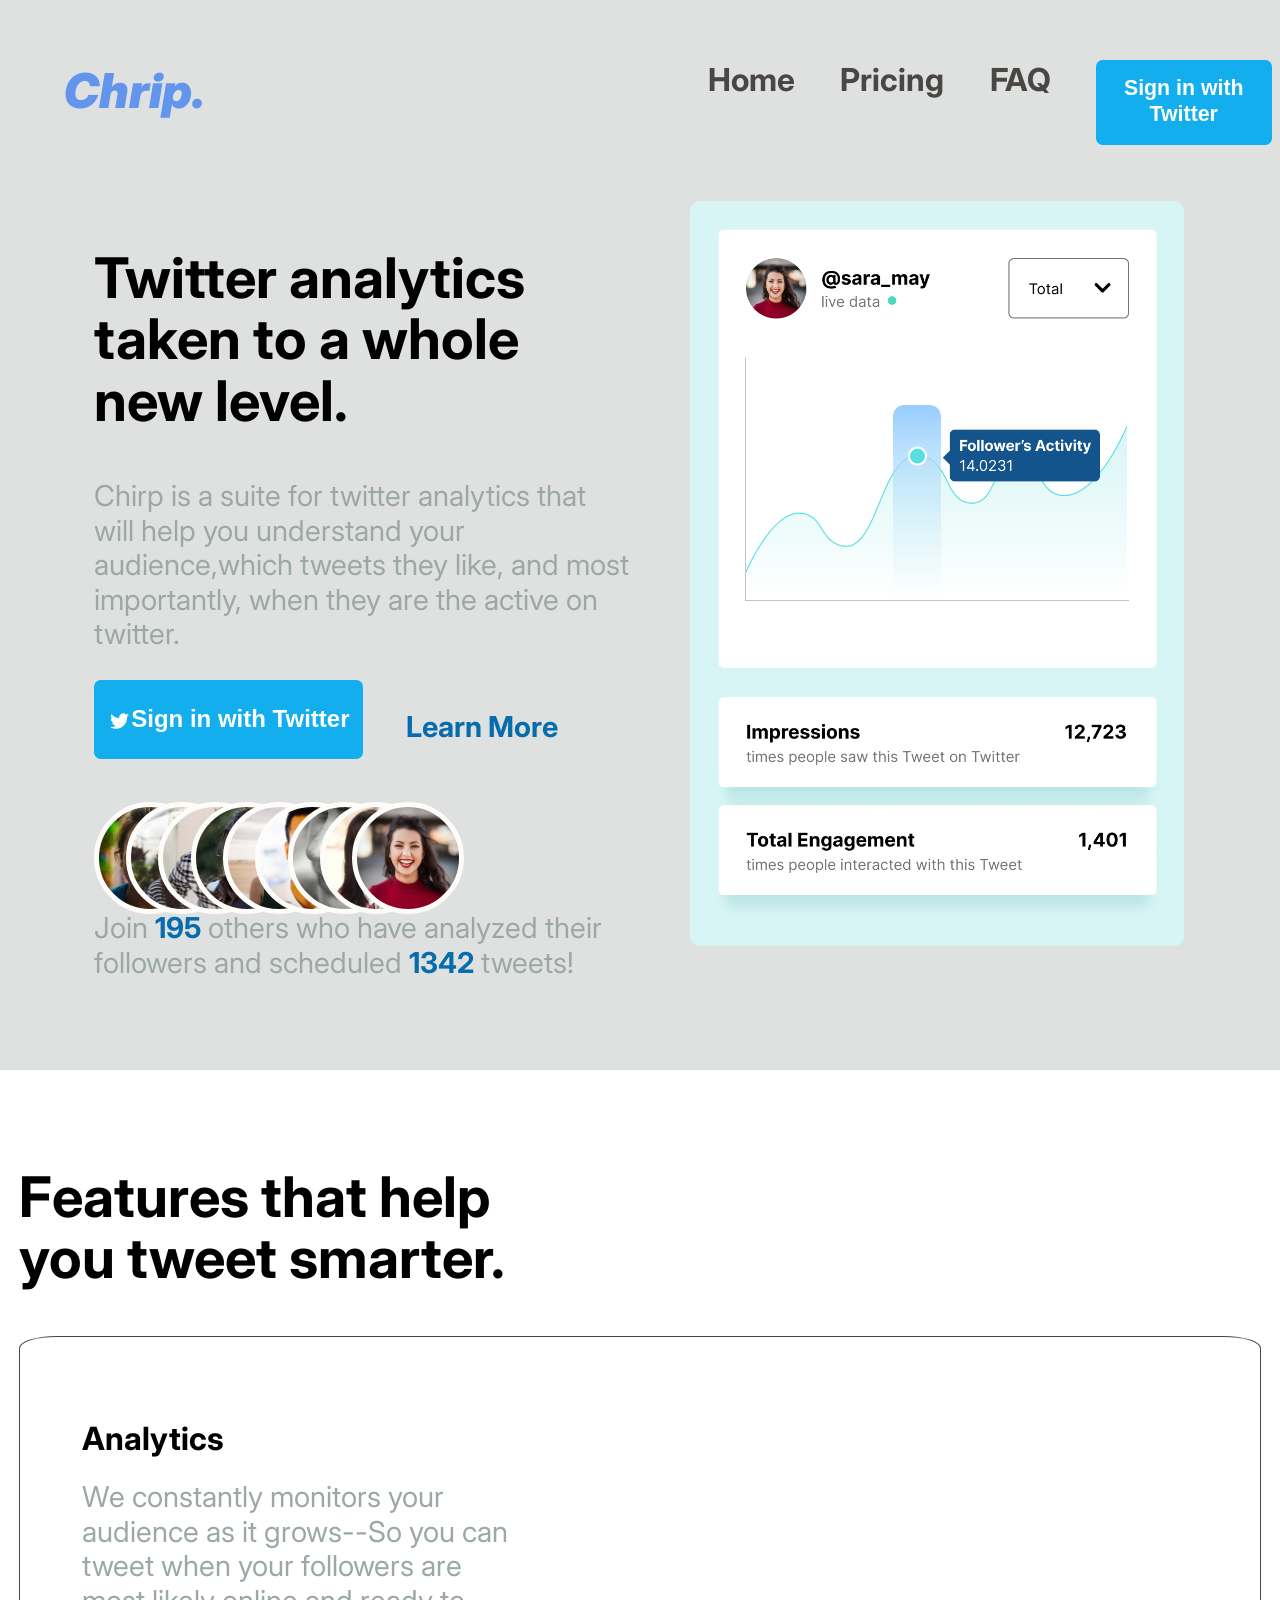
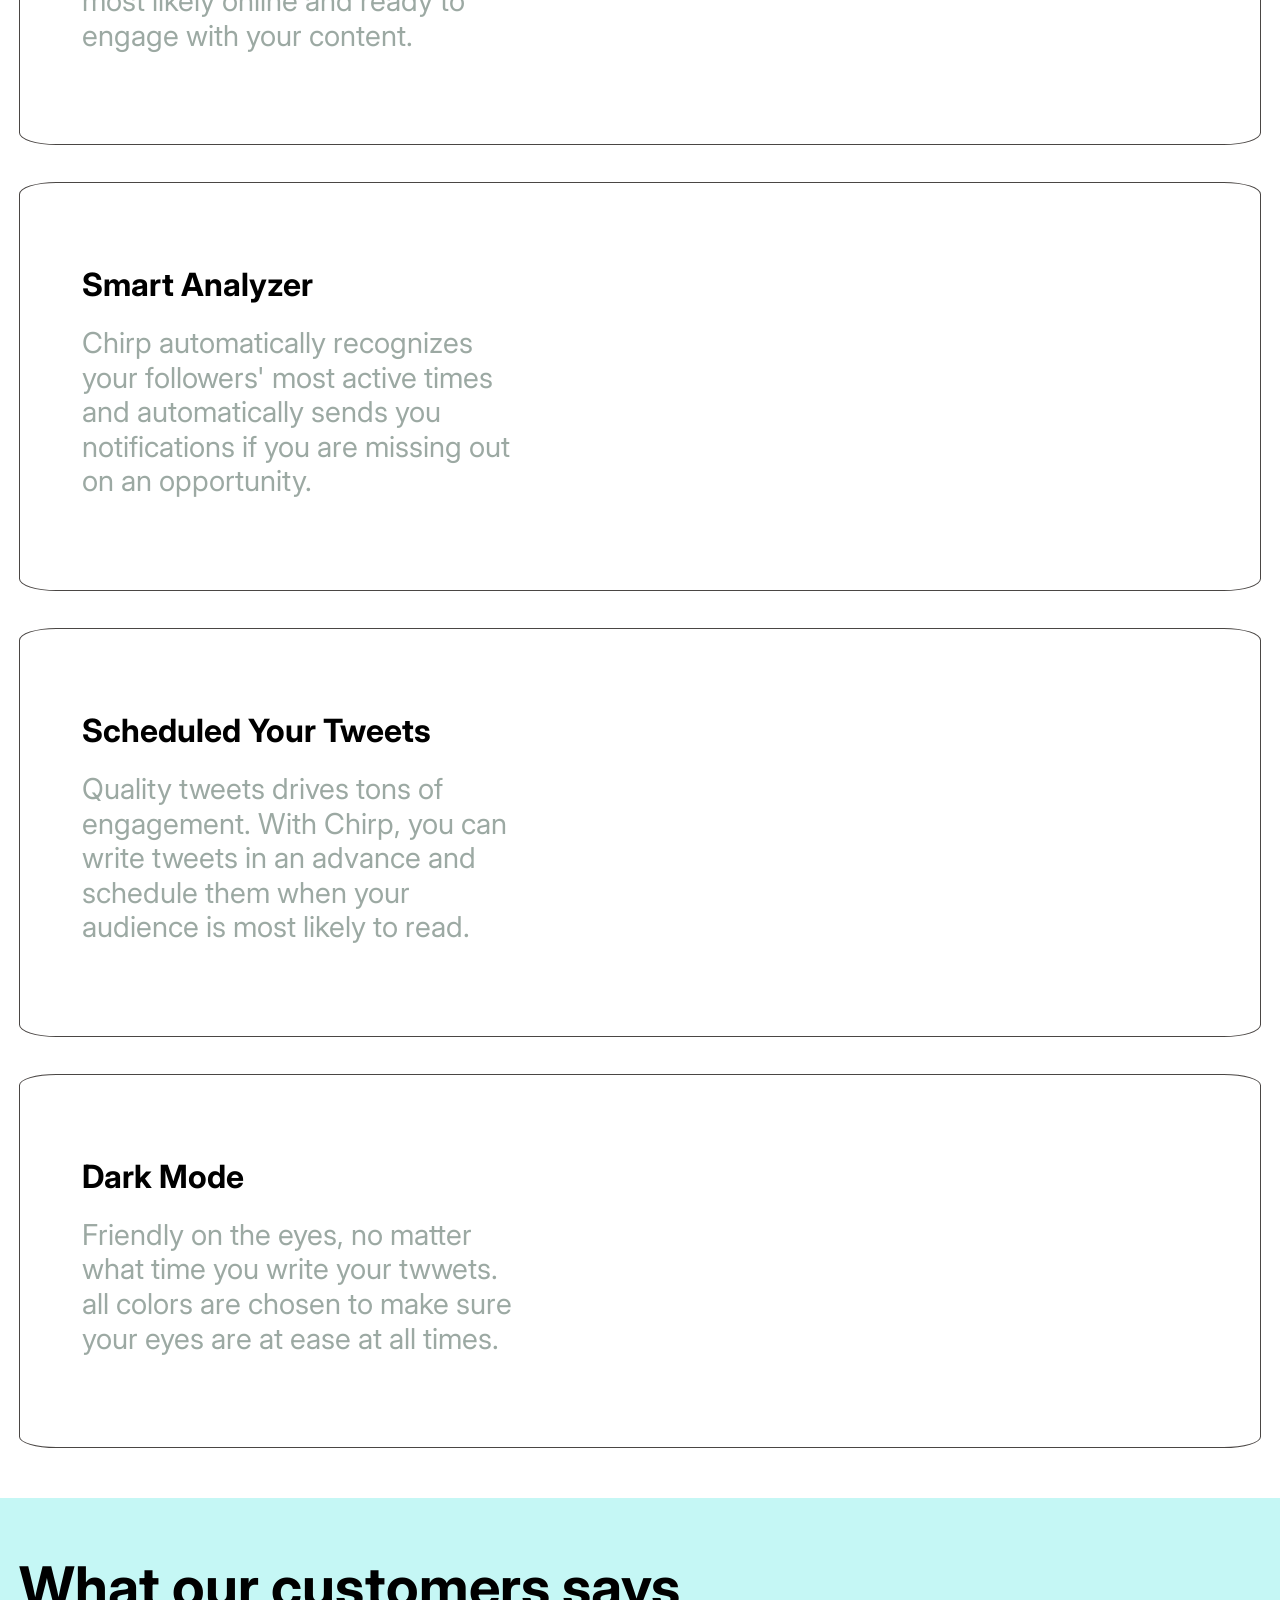
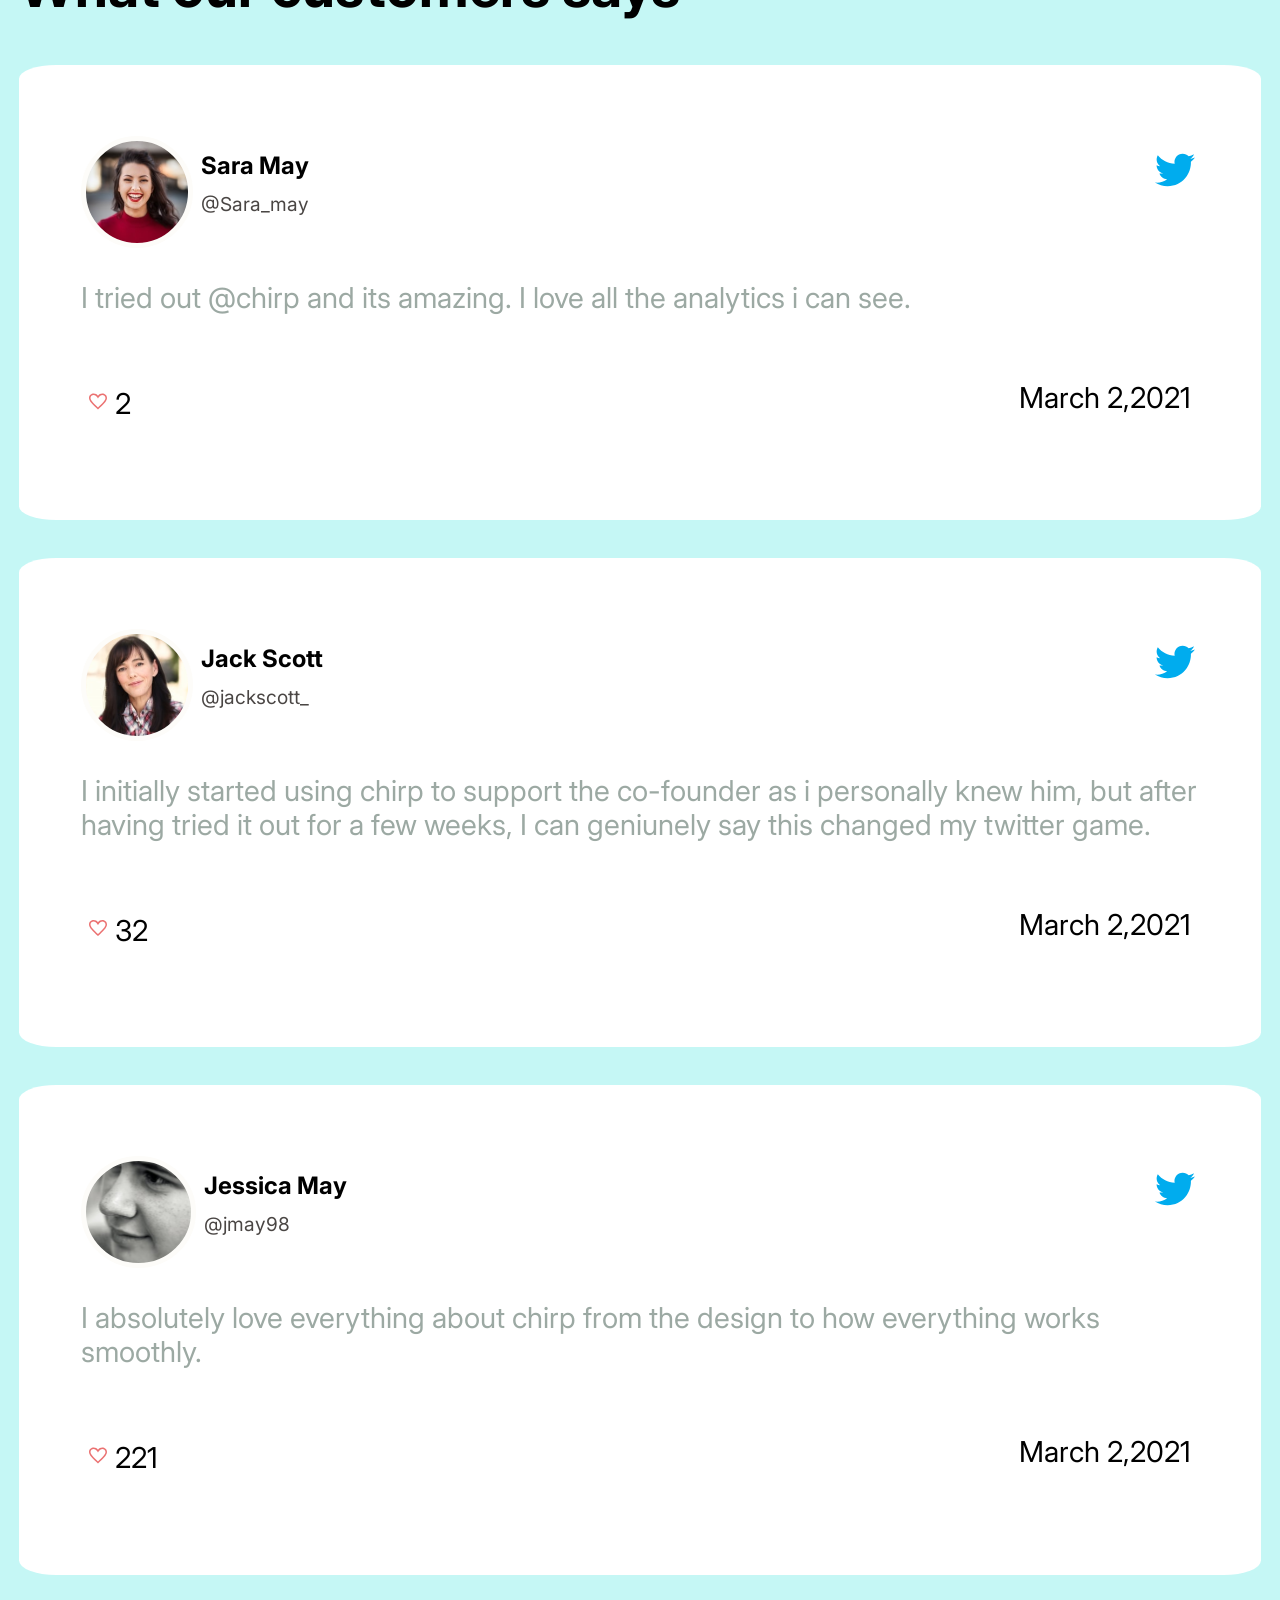
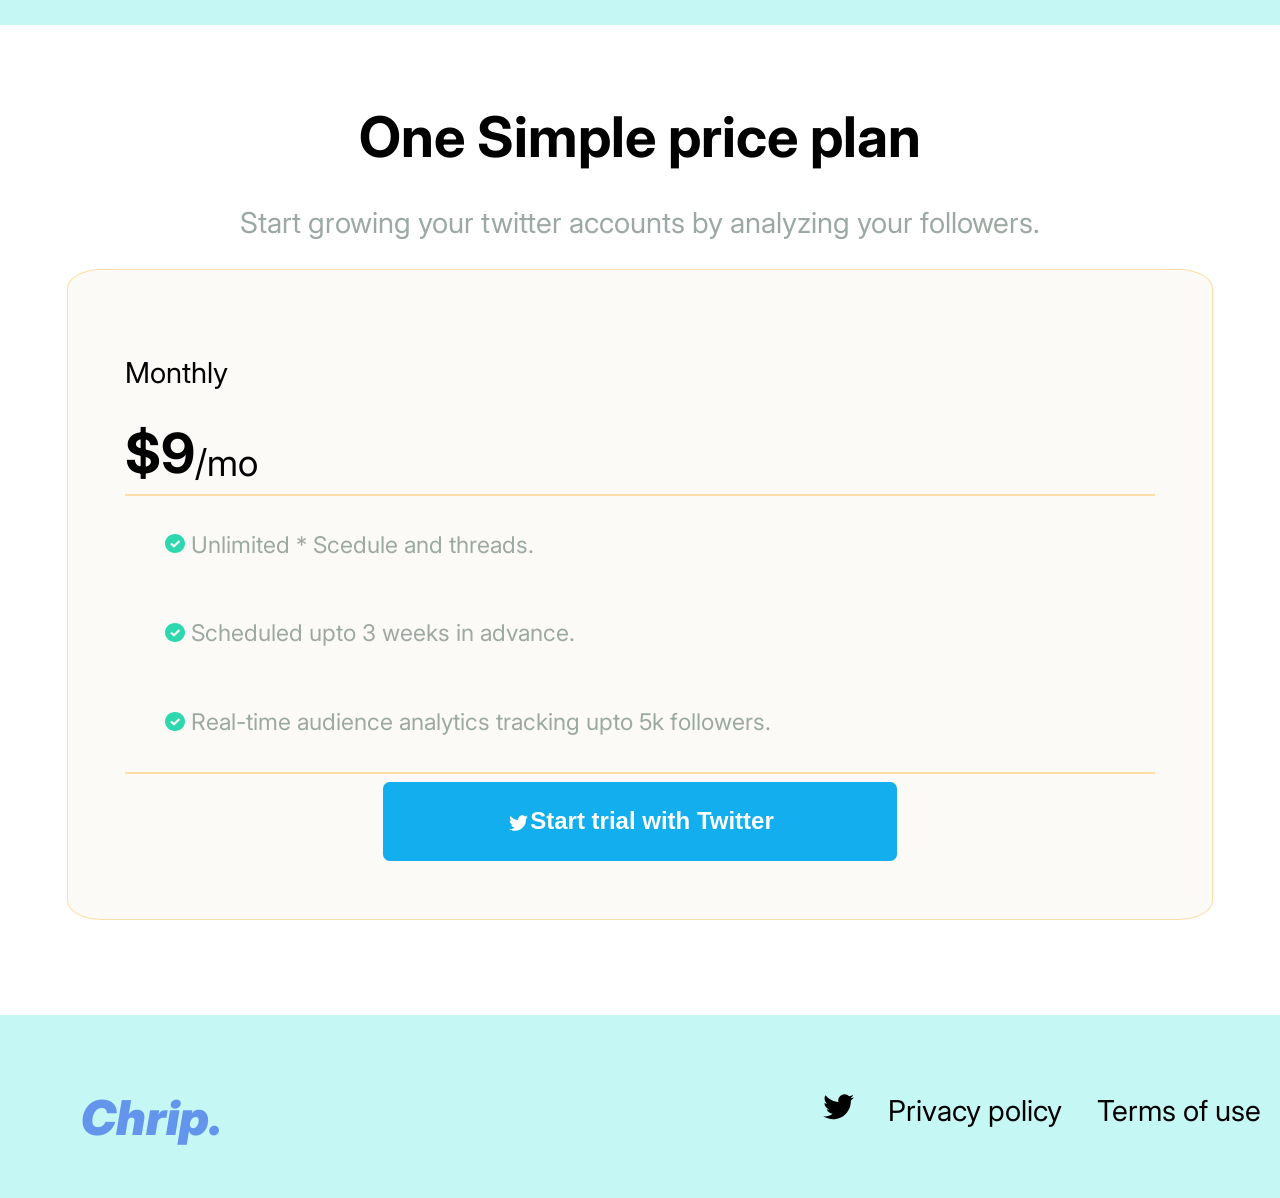
<file: index.html>
<!DOCTYPE html>
<html lang="en">
<head>
    <meta charset="UTF-8">
    <meta http-equiv="X-UA-Compatible" content="IE=edge">
    <meta name="viewport" content="width=device-width, initial-scale=1.0">
    <link rel="stylesheet" href="main.css">
    <title>Chirp</title>
</head>
<body>
    <section class="grey-box">
         <header> 
            <label class="logo">
                <h1>Chrip.</h1>
            </label>
            <div class="nav">
                <div class="hide-desktop">
                    <img src="./Assets/Hamburger Menu.svg" id="menu" class="menu">
                </div>
                <ul class="show-desktop">
                        <li> <a href="#">Home</a> </li>
                        <li> <a href="#">Pricing</a> </li>
                        <li> <a href="#">FAQ</a> </li>
                        <li> <a href="#">
                            <button>
                                <div class="signinbutton">
                                    <img src="./Assets/Twitter.svg" alt="">
                                 </div>
                                 <div class="label">  
                                    <p>Sign in with Twitter</p>
                                 </div>
                            </button>
                        </a>
                             
                        </li>
                </ul>
            
            </div>
        </header> 
        <div class="container">
            <div class="flex-desktop">
                <div class="desktop-flex">
                    <div class="details">
                        <h1>
                            Twitter analytics taken to a whole new level.
                        </h1>
                        <p>
                            Chirp is a suite for twitter analytics that will help you 
                            understand your audience,which tweets they like, and most importantly,
                            when they are the active on twitter.
                        </p>
                    </div> 
                    <div class="flex">
                        <button>
                            <div class="signinbutton">
                                <img src="./Assets/Twitter.svg" alt="">
                                </div>
                                <div class="label">  
                                <p>Sign in with Twitter</p>
                                </div>
                        </button>
                        <div class="learn">
                            <a href="#">Learn More </a>
                        </div>
                    </div>   
                        <div class="avatars">
                            <div class="avatar1">
                                <img src="./Assets/userAvatar09.svg" alt="">
                            </div>
                            <div class="avatar2">
                                <img src="./Assets/userAvatar08.svg" alt="">
                            </div>
                            <div class="avatar3">
                                <img src="./Assets/userAvatar07.svg" alt="">
                            </div>
                            <div class="avatar4">
                                <img src="./Assets/userAvatar06.svg" alt="">
                            </div>
                            <div class="avatar5">
                                <img src="./Assets/userAvatar05.svg" alt="">
                            </div>
                            <div class="avatar6">
                                <img src="./Assets/userAvatar04.svg" alt="">
                            </div>
                            <div class="avatar7">
                                <img src="./Assets/userAvatar03.svg" alt="">
                            </div>
                            <div class="avatar8">
                                <img src="./Assets/userAvatar02.svg" alt="">
                            </div>
                            <div class="avatar9">
                                <img src="./Assets/userAvatar01.svg" alt="">
                            </div>
                        </div>
                        <div class="details" id="lower-details">
                            <p>
                                Join <a href="#">195</a> others who have analyzed their followers 
                                and scheduled <a href="#">1342</a> tweets!
                            </p>
                        </div>
                </div>
               <div class="hero-img">
                      <img src="./Assets/Hero Image (Desktop View).png" alt="analytic-img">
               </div> 
            </div>  
                <div class="hero-img">
                    <div class="hide-desktop">
                       <img src="./Assets/Hero Image (Desktop View).png" alt="analytic-img">
                    </div>
                    <div class="show-desktop">
                        <img src="./Assets/Hero Image (Tablet View).png" alt="">
                    </div>
                </div>
                <div class="dis">
                   <div class="details">
                                 <h1>
                                     Twitter analytics taken to a whole new level.
                                 </h1>
                                 <p>
                                     Chirp is a suite for twitter analytics that will help you 
                                     understand your audience,which tweets they like, and most importantly,
                                     when they are the active on twitter.
                                 </p>
                  </div> 
                   <div class="flex">
                                 <button>
                                     <div class="signinbutton">
                                         <img src="./Assets/Twitter.svg" alt="">
                                         </div>
                                         <div class="label">  
                                         <p>Sign in with Twitter</p>
                                         </div>
                                 </button>
                                 <div class="learn">
                                     <a href="#">Learn More </a>
                                 </div>
                     </div>   
                    <div class="avatars">
                                     <div class="avatar1">
                                         <img src="./Assets/userAvatar09.svg" alt="">
                                     </div>
                                     <div class="avatar2">
                                         <img src="./Assets/userAvatar08.svg" alt="">
                                     </div>
                                     <div class="avatar3">
                                         <img src="./Assets/userAvatar07.svg" alt="">
                                     </div>
                                     <div class="avatar4">
                                         <img src="./Assets/userAvatar06.svg" alt="">
                                     </div>
                                     <div class="avatar5">
                                         <img src="./Assets/userAvatar05.svg" alt="">
                                     </div>
                                     <div class="avatar6">
                                         <img src="./Assets/userAvatar04.svg" alt="">
                                     </div>
                                     <div class="avatar7">
                                         <img src="./Assets/userAvatar03.svg" alt="">
                                     </div>
                                     <div class="avatar8">
                                         <img src="./Assets/userAvatar02.svg" alt="">
                                     </div>
                                     <div class="avatar9">
                                         <img src="./Assets/userAvatar01.svg" alt="">
                                     </div>
                    </div>
                    <div class="details" id="lower-details">
                                     <p>
                                         Join <a href="#">195</a> others who have analyzed their followers 
                                         and scheduled <a href="#">1342</a> tweets!
                                     </p>
                    </div>
                </div>   
             </div>         
        </div>
    </section>    
    <div class="container">
        <section class="features">
            <div class="details">
                <h1>
                    Features that help you tweet smarter.
                </h1>
            </div>
            <div class="grid" id="div1">
                <div class="details">
                    <h2>Analytics</h2>
                    <p>We constantly monitors your audience as it grows--So you can tweet
                        when your followers are most likely online and ready to engage with your content.
                    </p>
                </div>
            </div>
            <div class="grid" id="div2">
                <div class="details">
                    <h2>Smart Analyzer</h2>
                    <p>Chirp automatically recognizes your followers' most active times and automatically sends 
                        you notifications if you are missing out on an opportunity.
                    </p>
                </div>
            </div>
            <div class="grid" id="div3">
                <div class="details">
                    <h2>Scheduled Your Tweets</h2>
                    <p>Quality tweets drives tons of engagement. With Chirp, you can write tweets in an advance and 
                        schedule them when your audience is most likely to read.
                    </p>
                </div>
            </div>
            <div class="grid" id="div4">
                <div class="details">
                    <h2>Dark Mode</h2>
                    <p>Friendly on the eyes, no matter what time you write your twwets.
                        all colors are chosen to make sure your eyes are at ease at all times.
                    </p>
                </div>
            </div>
        </section>
    </div>
    <section class="blue-box"> 
        <div class="container">
            <div class="testimonials">
                <div class="details">
                    <h1>
                        What our customers says
                    </h1>
                </div>    
                <div class="grid">
                    <div class="top-grid">
                        <div class="user-details">
                            <div class="avatars">
                                <img src="./Assets/userAvatar01.svg" alt="">
                            </div>
                            <div class="user-name">
                                <h3>Sara May</h3>
                                <p>@Sara_may</p>
                            </div>
                        </div>
                        <div class="twitter-logo">
                            <img src="./Assets/Twitter (Blue).svg" alt="">
                        </div>
                    </div>
                    <div class="details">
                    <p> I tried out @chirp and its amazing.
                        I love all the analytics i can see.
                        </p>
                    </div>
                    <div class="lower-grid">
                        <div class="like-button">
                            <img src="./Assets/Like.svg" alt=""> 
                            <p>2</p>
                        </div>
                        <div class="date">
                            <p>March 2,2021</p>
                        </div>
                    </div>
                </div>
                <div class="grid">
                    <div class="top-grid">
                        <div class="user-details">
                            <div class="avatars">
                                <img src="./Assets/userAvatar02.svg" alt="">
                            </div>
                            <div class="user-name">
                                <h3>Jack Scott</h3>
                                <p>@jackscott_</p>
                            </div>
                        </div>
                        <div class="twitter-logo">
                            <img src="./Assets/Twitter (Blue).svg" alt="">
                        </div>
                    </div>
                    <div class="details">
                        <p>
                        I initially started using chirp to support the co-founder as i personally knew him,
                        but after having tried it out for a few weeks, I can geniunely say this changed 
                        my twitter game.
                        </p>
                    </div>
                    <div class="lower-grid">
                        <div class="like-button">
                            <img src="./Assets/Like.svg" alt="">
                            <p>
                                32
                            </p>
                        </div>
                        <div class="date">
                            <p>March 2,2021</p>
                        </div>
                    </div>
                </div>
                <div class="grid">
                    <div class="top-grid">
                        <div class="user-details">
                            <div class="avatars">
                                <img src="./Assets/userAvatar03.svg" alt="">
                            </div>
                            <div class="user-name">
                                <h3>Jessica May</h3>
                                <p>@jmay98</p>
                            </div>
                        </div>
                        <div class="twitter-logo">
                            <img src="./Assets/Twitter (Blue).svg" alt="">
                        </div>
                    </div>
                    <div class="details">
                        <p>
                        I absolutely love everything about chirp from the design to how 
                        everything works smoothly.
                        </p>
                    </div>
                    <div class="lower-grid">
                        <div class="like-button">
                            <img src="./Assets/Like.svg" alt="">
                            <p>
                                221
                            </p>
                        </div>
                    
                        <div class="date">
                            <p>March 2,2021</p>
                        </div>
                    </div>
                </div>
            </div>
        </div>
    </section>
    <div class="container">
        <div class="price-plan">
            <h1>
                One Simple price plan
            </h1>
            <div class="details">
                <p>
                    Start growing your twitter accounts by analyzing your followers.
                </p>
            </div>
            <div class="grid">
                
                <p>Monthly</p>
                <div class="price">
                <div class="large">$9</div>
                <div class="month">/mo</div>
                </div>
              
                <hr>
                <ul>
                    <li class="price-details">
                        <div class="checkmark"> <img src="./Assets/Checkmark.svg" alt=""></div>
                        <div class="details"> <p> Unlimited * Scedule and threads. </p></div>
                    </li>
                    <br>
                    <li class="price-details">
                        <div class="checkmark"> <img src="./Assets/Checkmark.svg" alt=""></div>
                        <div class="details"> <p> Scheduled upto 3 weeks in advance. </p> </div>
                    </li>
                    <br>
                    <li class="price-details">
                        <div class="checkmark"> <img src="./Assets/Checkmark.svg" alt=""></div>
                        <div class="details"> <p> Real-time audience analytics tracking upto 5k followers. </p></div>
                    </li>
                </ul>
                <hr>
                <button>
                    <div class="signinbutton">
                        <img src="./Assets/Twitter.svg" alt="">
                     </div>
                     <div class="label">  
                        <p>Start trial with Twitter</p>
                     </div>
                </button>
            </div>
        </div>    
    </div>
    <section class="blue-box">
       <div class="container">
           <footer>
               <div class="flex">
                    <div class="logo">
                        <h1>Chrip.</h1>
                    </div>
                    <div class="links">
                        <img src="./Assets/Twitter (Black).svg" alt="">
                        <p> <a href="#">Privacy policy</a> </p>
                        <p> <a href="#">Terms of use</a> </p>
                    </div>
                </div>    
           </footer>
       </div>
    </section>
</body>
</html>
</file>
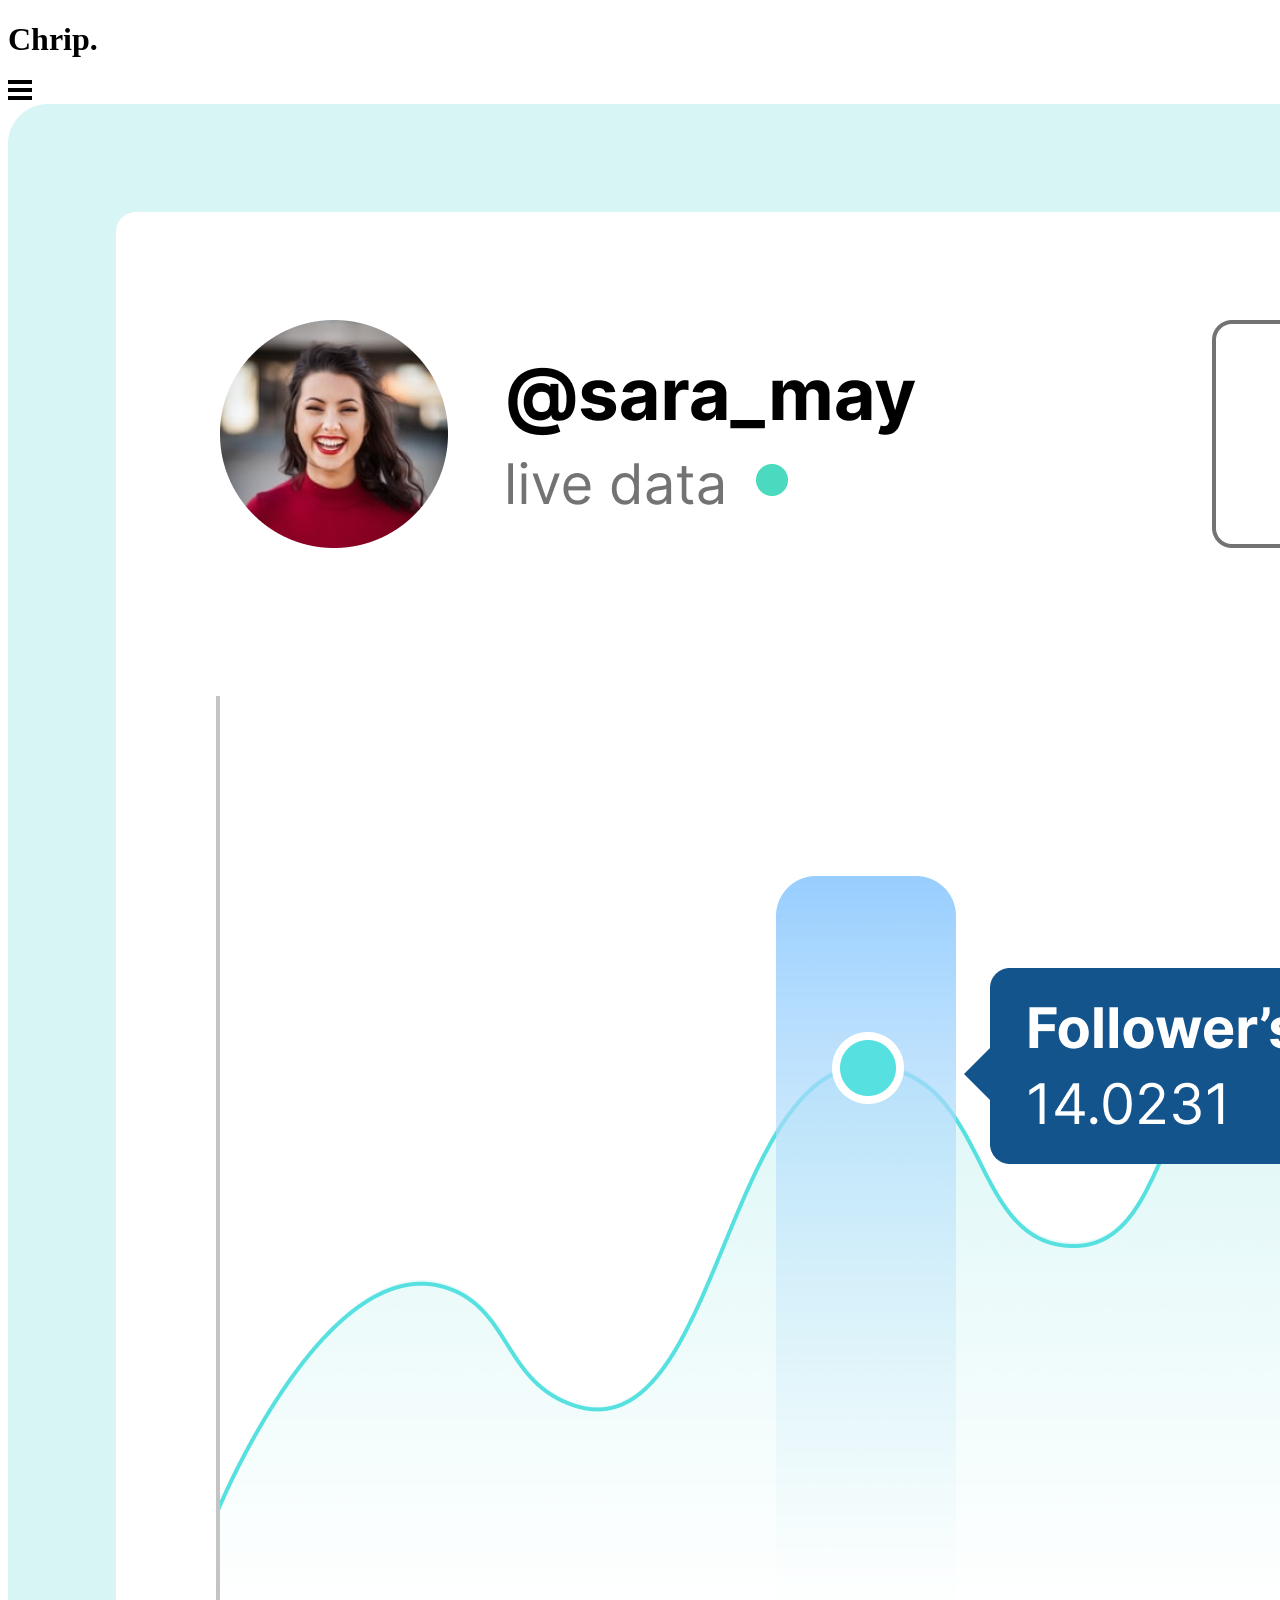
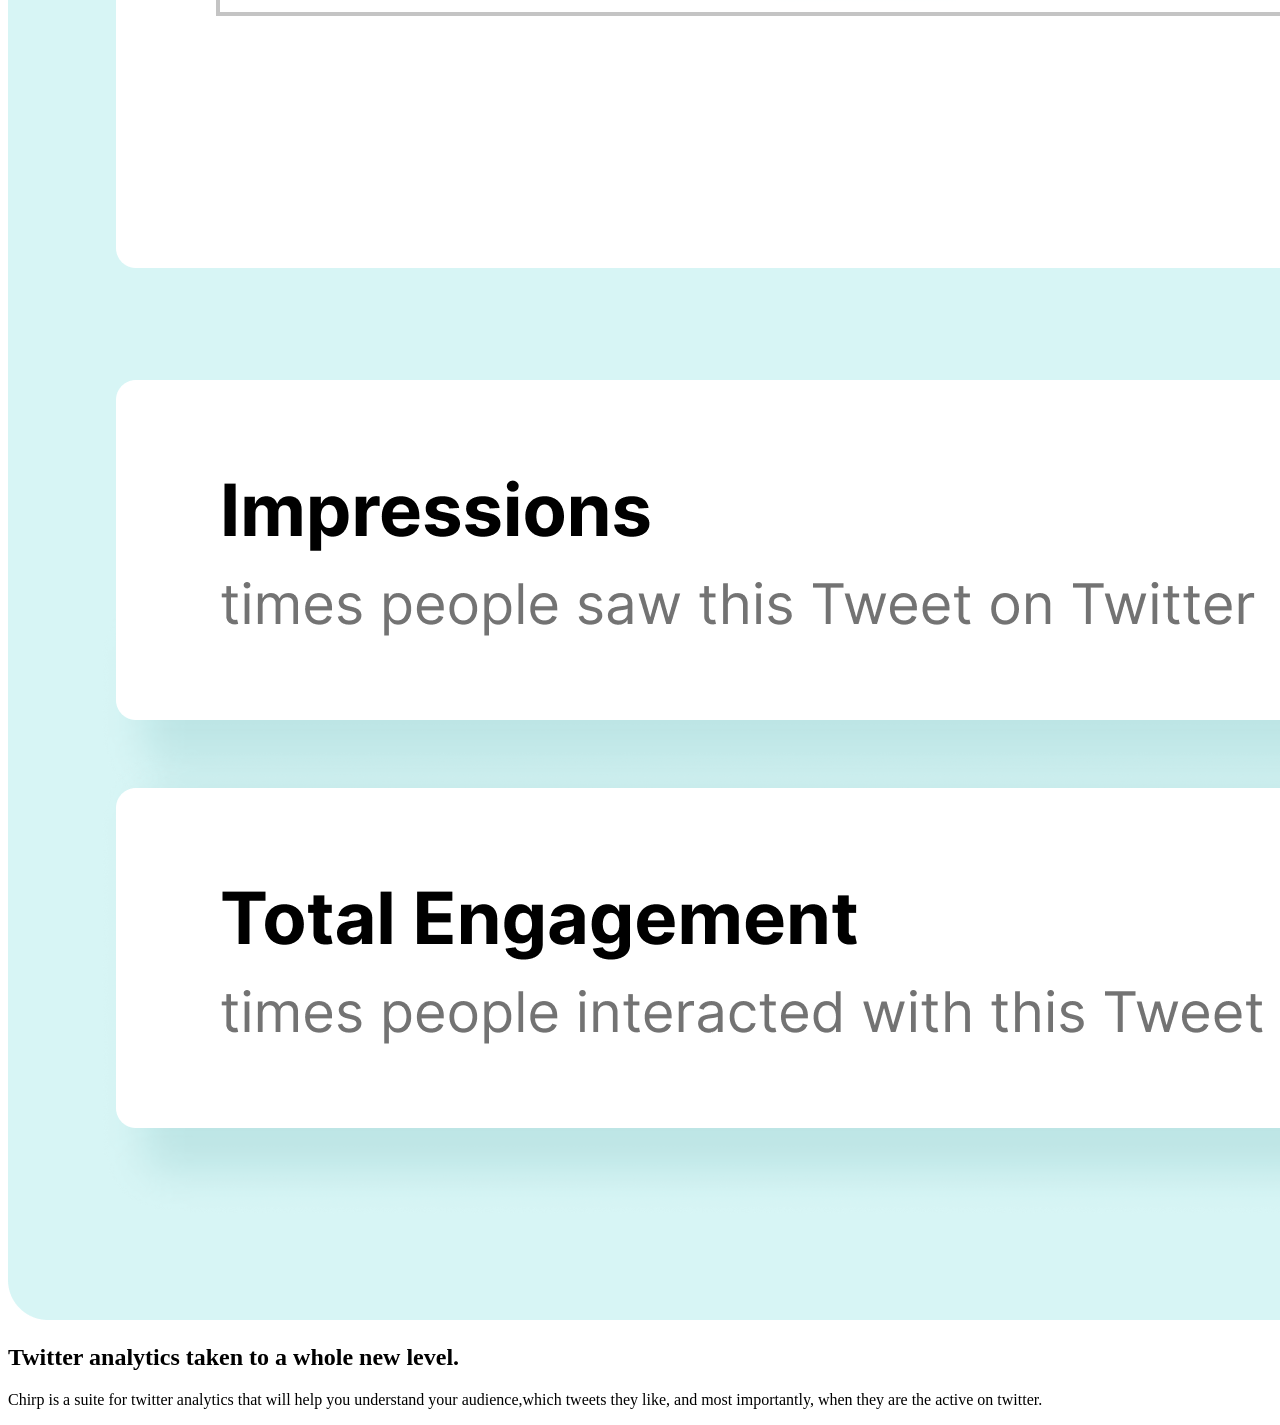
<file: Chirpmain/index.html>
<!DOCTYPE html>
<html lang="en">
<head>
    <meta charset="UTF-8">
    <meta http-equiv="X-UA-Compatible" content="IE=edge">
    <meta name="viewport" content="width=device-width, initial-scale=1.0">
    <title>Chirp</title>
</head>
<body>
    <div class="grey-box">
        <header>
            <div class="logo">
                <h1>Chrip.</h1>
            </div>
            <div class="nav">
                <div class="show-mobile hide-desktop">
                    <img src="../Chirpmain/Assets/Hamburger Menu.svg" alt="Menu">
                </div>
            </div>
        </header>
        <section class="container">
               <div class="hero-img">
                   <img src="../Chirpmain/Assets/Hero Image (Desktop View).png" alt="analytic-img">
               </div>
               <div class="details">
                   <h1>
                       Twitter analytics taken to a whole new level.
                   </h1>
                   <p>
                       Chirp is a suite for twitter analytics that will help you 
                       understand your audience,which tweets they like, and most importantly,
                       when they are the active on twitter.
                   </p>

               </div>
        </section>
    </div>    
</body>
</html>
</file>
<file: main.css>
@import url('https://fonts.googleapis.com/css2?family=Inter:wght@100;200;300;400;500;600;700;800;900&family=Montserrat:wght@300;400;600&display=swap');

body{
    margin: 0;
    font-family: 'Inter', sans-serif;
}
p{
    font-size: .9em;    
}
.container{
    text-align: center;
    padding: .8em 1.2em;
}
header{
    display: flex;
    justify-content: space-between;
}
.show-desktop{
    display: none;
}
.flex-desktop{
    display: none;
}
ul{
    list-style-type: none;
}
#menu{
    height: .9em;
    margin-top: 50%;
    margin-right: 1.2em ;
}
.logo h1{
    color: cornflowerblue;
    font-weight: 900;
    font-style: italic;
    font-size: 1.0em;
}
.logo{
    padding-left: .8em;
}
section{
    width: 100%;
}
.grey-box{
    background: #dfe1e0;
}
.hero-img img{
    width: 90% ;
}
.details{
    color: #9ca9a3;
    font-weight: 400;
    line-height: 1.6em;
    text-align: left;
}
.details h1{
    color: #000000;
}
button{
    background: #12aeee;
    display: inline-flex;
    justify-content: center;
    width: 90%;
    border-style: none ;
    border-radius: 0.5em;
}
button p{
    color: #fff;
    font-weight: 700;
    font-size: .9em;
}
button .signinbutton img{
    padding-top: 50%;
    width: 60%;
}
.learn{
    padding-top: 5%;
    padding-bottom: 9%;
}
a{
    font-weight: 700;
    text-decoration: none;
    color: #066cac;
}
.avatars {
    position: relative;
}
.avatars img{
   height: 2.5em;
}
.avatar1{
    position: absolute;
    top: 0;
}
.avatar2{
    position: absolute;
    top: 0;
    left: 6%;
}
.avatar3{
    position: absolute;
    top: 0;
    left: 12%;
}
.avatar4{
    position: absolute;
    top: 0;
    left: 18%;
}
.avatar5{
    position: absolute;
    top: 0;
    left: 24%;
}
.avatar6{
    position: absolute;
    top: 0;
    left: 30%;
}
.avatar7{
    position: absolute;
    top: 0;
    left: 36%;
}
.avatar8{
    position: absolute;
    top: 0;
    left: 42%;
}
.avatar9{
    position: absolute;
    top: 0;
    left: 48%;
}
#lower-details{
    padding-top: 15%;
}
.features{
    padding-top: 20%;
}
h1{
    font-size: 1.8em;
    line-height: 1.2em;
}
.grid{
    box-sizing: border-box;
    border-style: solid;
    border-color:#4a4644 ;
    border-radius: 3%;
    padding: 5%;
    margin-bottom: 3%;
    border-width: thin;
}
h2{
    color: #000;
    font-size: .9em;
}
.blue-box{
    background-color: #c5f7f5;
}
.blue-box .grid{
    background-color: #fff;
    border-style: none;
}
.top-grid{
    display: flex;
    justify-content: space-between;
}
.user-details{
    display: inline-flex;
}
h3{
    font-size: .8em;
}
.user-name{
   padding-left: .5em;
}
.user-name p{
    font-size: .6em;
    color: #4a4644;
    line-height: 0.1em;
}
.twitter-logo{
    height: 1.2em;
}
.lower-grid{
    display:flex;
    justify-content: space-between;
    padding: .5em;
}
.like-button{
    
    display: flex;
}
.like-button img{
    width: 1.1em;
    opacity: 0.6;
}
.like-button p{
    margin-top: 1.2em;
    padding-left: .3em;
}
.price-plan .details{
    text-align: center;
}
.price-plan .grid{
    border-color: #fedea7;
    background-color: #fcfaf7;
}
hr{
    background:  #fedea7;
    border: none;
    height: 1px;
}
.price-details{
    display: flex;
}
.grid p{
    text-align: left;
}
.price-details img{
    height: 1.3em;
    padding-right: .5em;
    margin-top: .4em;
    
}
.price-details .details{
    text-align: left;
}
.large{
    text-align: left;
    font-weight: 700;
}
.month{
    font-size: .5em;
    margin-top: 5%;
}
.price{
    display: flex ;
    font-size: 2.3em;
}
.grid ul {
    font-size: .8em;
    text-align: left;
}
footer .logo{
    text-align: left;
}
.links{
    display: inline-flex;
    
}
.links p {
    padding-left: 1.2em;
   
}
.links a{
    color: #000;
    font-weight: 400;
}
.nav ul{
    position: fixed;
    width: 65%;
    top: 0;
    right: 0;
    text-align: left;
    background: rgb(36, 41, 44);
    height: 60%;
    padding-top: 1.5em;
}
.nav ul li a{
    color: white;
    text-decoration: none;
    width: 100%;
    padding: 1em 0.5em;
    background-color: rgb(49, 55, 59);
}
.nav ul li a:hover{
    background-color: rgb(65, 73, 78);
}

@media only screen and (min-width: 650px) {
    .hide-desktop{
        display: none;
    }
    .logo h1{
        font-size: 1.3em;
    }
    .logo{
        padding-left: 5%;
        margin-top: 5%;
    }
    .show-desktop{
        display: flex;
    }
    .nav{
        margin-top: 0%;
        width: 75%;
    }
    .nav ul li{
        padding: 3%;
        
    }
    .nav button{
        width: 100%;
        height: 70%;
        align-items: center;
    }
    button{
        width: 50%;
        height: 60%;
    }
    .nav button p{
        color: #fff;
        font-size: .9em;
    }
    button p{
        font-size: 1.8em;
    }
    button .signinbutton img{
        padding-top: 130%;
        width: 80%;
    }
    .nav button .signinbutton img{
        padding-top: 10%;
        width: 60%;
    }
    button .label p{
        padding-top: 0;
    }
    .nav ul {
        position: inherit;
        width: auto;
        background: none;
        height: auto;
        padding-top: 4%;
    }
    .nav ul li{
        float: left;
        font-size: 1.1em;
        font-weight: 500;
    }
    .nav ul li a {
        color: #4a4644;
        background-color: inherit;
        text-align: right;
        padding: 1em 0 5% .3em;
    } 
    .hero-img img{
       width: 99%;
    }
    p{
        font-size: 1.8em;
        line-height: 1.2em;
    }
    h1{
        font-size: 3.5em;
        line-height: 1.1em;
    }
    .flex{
        display: flex;
    }
    .learn{
        font-size: 1.8em;
        padding: 1em 2em 2em 1.5em;
    }
    .avatars img{
        height: 5.5em;
        
    }
    h2{
        font-size: 2em;
    }
    h3{
        font-size: 1.5em;
    }
    .user-name p{
        font-size: 1.2em;
    }
    .user-details img{
        padding-top: 8%;
    }
    .container .price-plan{
        padding: 2em 3em 3em 3em;
    }
    hr{
        height: 2px;
    }
    .price-details img{
        height: 1.5em;
        margin-top: 2.0em;
        
    }
    .large{
        font-size: 1.5em;
    }
    .month{
        font-size: 1em;
        margin-top: 3%;
    }
    footer .flex{
        justify-content:  space-between;
    }
    .twitter-logo img{
        height: 2.5em;
        width: 2em;
    }
    .twitter-logo{
        padding-top: 2%;
    }
    
}
@media only screen and (min-width: 1024px){

    .avatars img{
        height: 7em;
    }
    .logo h1{
        font-size: 2em;
    }
    .logo{
        margin-top: 2%;
    }
    .nav{
        width: 55%;
    }
    .twitter-logo img{
        width: 3em;
    }
    .links img{
        width: 2em;
        height: 2em;
        padding-top: 6%;
    }
    .links{
        padding-top: 3%;
    }
    .month{
        margin-top: 2%;
    }
}
@media only screen and (min-width: 1200px){
    .nav{
        width: 50%;
    }
    .nav ul li a{
        font-size: 1.8em;
    }
    .logo{
        margin-top: 2%;
    }
    .logo h1 {
        font-size: 3em;
    }
    .nav a button{
        padding-top: 0;
        width: 100%;
        height: 90%;
        align-items: center;
    }
    
    .nav button p{
        color: #fff;
        font-size: 1.6em;
    }
    .show-desktop img{
        display: none;
    }
   .flex-desktop{
       display: flex;
       padding: 0 6% 3em 6%;
   }
   .flex-desktop .hero-img {
       padding-left: 5%;
   }
   .dis{
       display: none;
   }
   .features{
       padding-top: 3%;
   }
   .features .details{
     width: 40%;
   }

}
</file>
